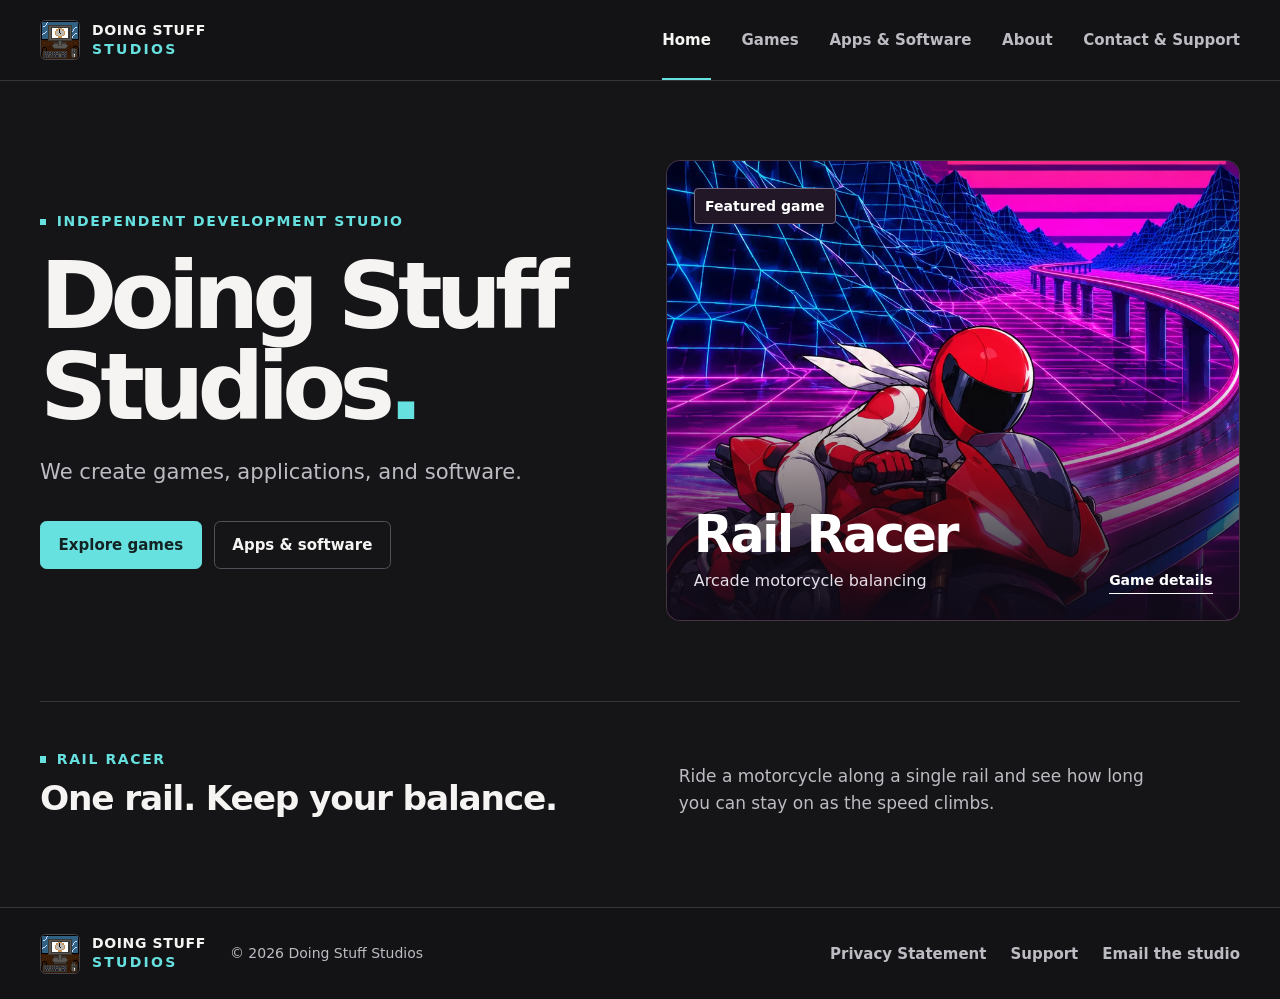
<file: index.html>
<!doctype html>
<html lang="en">
<head>
  <meta charset="utf-8">
  <meta name="viewport" content="width=device-width, initial-scale=1">
  <meta name="description" content="Doing Stuff Studios is an independent development studio creating games, applications, and software.">
  <meta name="theme-color" content="#151517">
  <title>Doing Stuff Studios</title>
  <link rel="icon" href="/assets/brand/dss-logo.png" type="image/png">
  <link rel="stylesheet" href="/assets/css/site.css">
  <script src="/assets/js/site.js" defer></script>
</head>
<body>
  <a class="skip-link" href="#main">Skip to content</a>
  <header class="site-header">
    <div class="container header-inner">
      <a class="brand" href="/" aria-label="Doing Stuff Studios home">
        <img src="/assets/brand/dss-logo.png" width="40" height="40" alt="">
        <span class="wordmark">Doing Stuff<span>Studios</span></span>
      </a>
      <button class="menu-toggle" type="button" aria-expanded="false" aria-controls="site-nav" hidden>Menu</button>
      <nav id="site-nav" class="site-nav" aria-label="Main navigation">
        <a href="/" aria-current="page">Home</a>
        <a href="/games/">Games</a>
        <a href="/apps-software/">Apps &amp; Software</a>
        <a href="/about/">About</a>
        <a href="/contact/">Contact &amp; Support</a>
      </nav>
    </div>
  </header>
  <main id="main" tabindex="-1">
    <section class="container home-hero" aria-labelledby="studio-title">
      <div class="hero-copy">
        <p class="eyebrow">Independent development studio</p>
        <h1 id="studio-title">Doing Stuff<br>Studios<span class="hero-period" aria-hidden="true">.</span></h1>
        <p class="hero-intro">We create games, applications, and software.</p>
        <div class="actions">
          <a class="button button-primary" href="/games/">Explore games</a>
          <a class="button" href="/apps-software/">Apps &amp; software</a>
        </div>
      </div>
      <article class="feature-card">
        <img class="feature-art" src="/assets/games/rail-racer/key-art.webp"
          srcset="/assets/games/rail-racer/key-art-small.webp 564w, /assets/games/rail-racer/key-art.webp 940w"
          sizes="(max-width: 560px) calc(100vw - 36px), (max-width: 740px) calc(100vw - 48px), (max-width: 1312px) 46vw, 570px"
          width="940" height="1672" fetchpriority="high"
          alt="A red motorcycle races along a neon rail beneath a sunset.">
        <div class="feature-overlay">
          <p class="feature-label">Featured game</p>
          <div class="feature-caption">
            <div>
              <h2><a class="feature-link" href="/games/rail-racer/" aria-label="Rail Racer game details">Rail Racer</a></h2>
              <p>Arcade motorcycle balancing</p>
            </div>
            <span class="feature-cta" aria-hidden="true">Game details</span>
          </div>
        </div>
      </article>
    </section>
    <section class="container home-bottom" aria-labelledby="rail-pitch">
      <div>
        <p class="eyebrow">Rail Racer</p>
        <h2 id="rail-pitch">One rail. Keep your balance.</h2>
      </div>
      <p>Ride a motorcycle along a single rail and see how long you can stay on as the speed climbs.</p>
    </section>
  </main>
  <footer class="site-footer">
    <div class="container footer-inner">
      <div class="footer-brand">
        <a class="brand" href="/" aria-label="Doing Stuff Studios home">
          <img src="/assets/brand/dss-logo.png" width="40" height="40" alt="">
          <span class="wordmark">Doing Stuff<span>Studios</span></span>
        </a>
        <small>&copy; <span data-year>2026</span> Doing Stuff Studios</small>
      </div>
      <nav class="footer-nav" aria-label="Footer">
        <a href="/privacy/">Privacy Statement</a>
        <a href="/contact/">Support</a>
        <a href="mailto:doingstuffstudios@proton.me">Email the studio</a>
      </nav>
    </div>
  </footer>
</body>
</html>
</file>
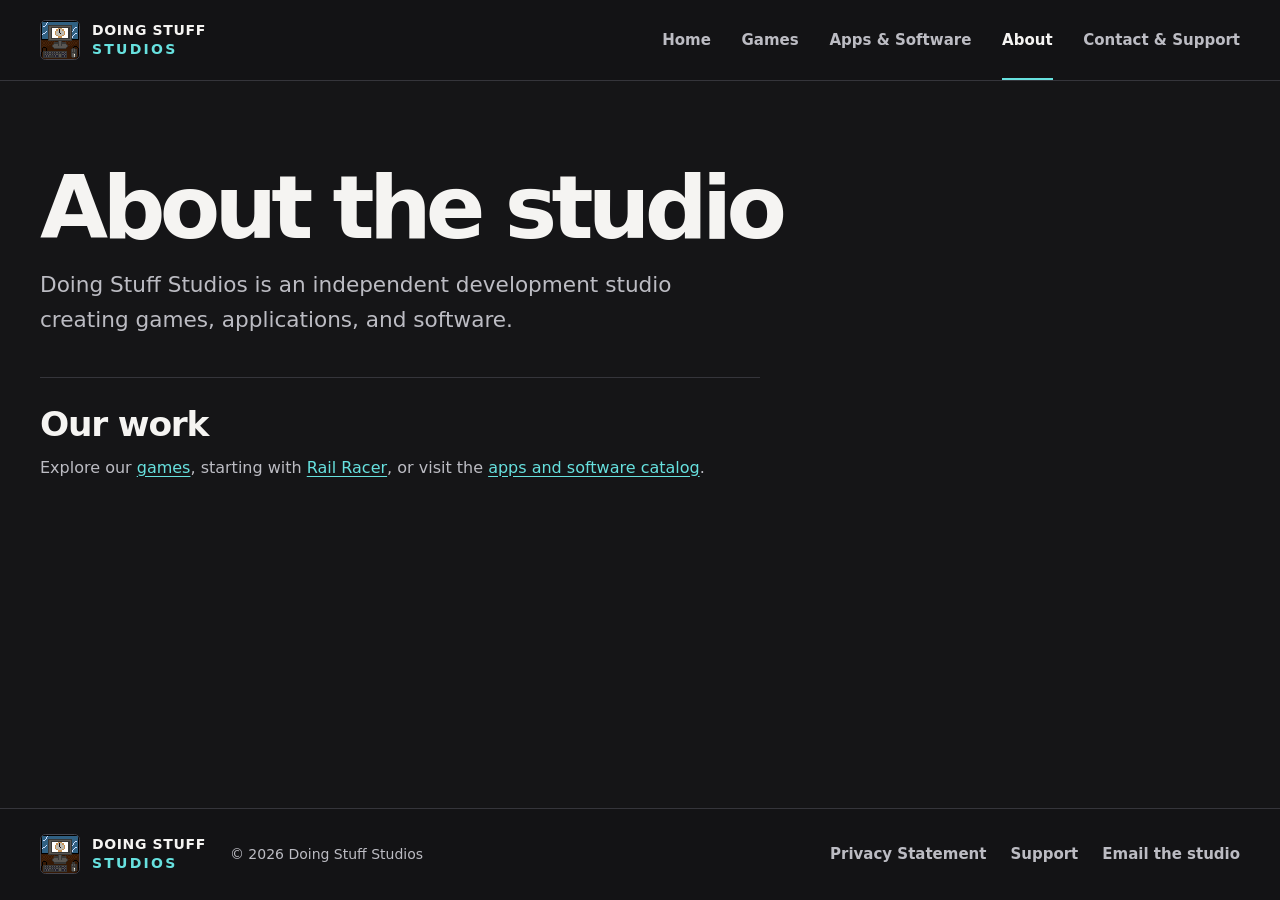
<file: about/index.html>
<!doctype html>
<html lang="en">
<head>
  <meta charset="utf-8">
  <meta name="viewport" content="width=device-width, initial-scale=1">
  <meta name="description" content="Doing Stuff Studios is an independent development studio creating games, applications, and software.">
  <meta name="theme-color" content="#151517">
  <title>About | Doing Stuff Studios</title>
  <link rel="icon" href="/assets/brand/dss-logo.png" type="image/png">
  <link rel="stylesheet" href="/assets/css/site.css">
  <script src="/assets/js/site.js" defer></script>
</head>
<body>
  <a class="skip-link" href="#main">Skip to content</a>
  <header class="site-header">
    <div class="container header-inner">
      <a class="brand" href="/" aria-label="Doing Stuff Studios home">
        <img src="/assets/brand/dss-logo.png" width="40" height="40" alt="">
        <span class="wordmark">Doing Stuff<span>Studios</span></span>
      </a>
      <button class="menu-toggle" type="button" aria-expanded="false" aria-controls="site-nav" hidden>Menu</button>
      <nav id="site-nav" class="site-nav" aria-label="Main navigation">
        <a href="/">Home</a>
        <a href="/games/">Games</a>
        <a href="/apps-software/">Apps &amp; Software</a>
        <a href="/about/" aria-current="page">About</a>
        <a href="/contact/">Contact &amp; Support</a>
      </nav>
    </div>
  </header>
  <main id="main" tabindex="-1" class="container interior">
    <header class="page-heading">
      <h1>About the studio</h1>
      <p class="lede">Doing Stuff Studios is an independent development studio creating games, applications, and software.</p>
    </header>
    <section class="content-section prose" aria-labelledby="work-title">
      <h2 id="work-title">Our work</h2>
      <p>Explore our <a href="/games/">games</a>, starting with <a href="/games/rail-racer/">Rail Racer</a>, or visit the <a href="/apps-software/">apps and software catalog</a>.</p>
    </section>
  </main>
  <footer class="site-footer">
    <div class="container footer-inner">
      <div class="footer-brand">
        <a class="brand" href="/" aria-label="Doing Stuff Studios home">
          <img src="/assets/brand/dss-logo.png" width="40" height="40" alt="">
          <span class="wordmark">Doing Stuff<span>Studios</span></span>
        </a>
        <small>&copy; <span data-year>2026</span> Doing Stuff Studios</small>
      </div>
      <nav class="footer-nav" aria-label="Footer">
        <a href="/privacy/">Privacy Statement</a>
        <a href="/contact/">Support</a>
        <a href="mailto:doingstuffstudios@proton.me">Email the studio</a>
      </nav>
    </div>
  </footer>
</body>
</html>
</file>
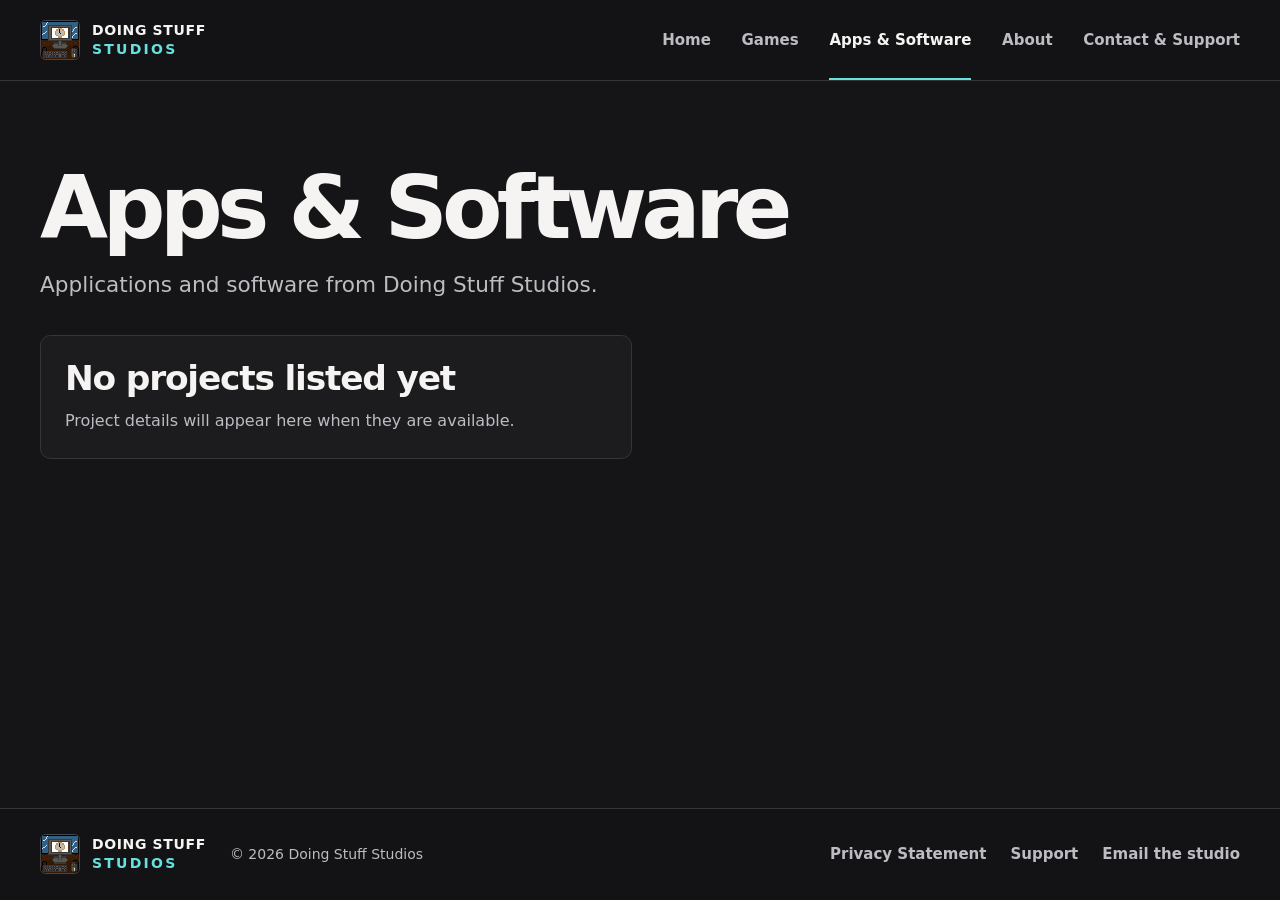
<file: apps-software/index.html>
<!doctype html>
<html lang="en">
<head>
  <meta charset="utf-8">
  <meta name="viewport" content="width=device-width, initial-scale=1">
  <meta name="description" content="Browse application and software projects from Doing Stuff Studios as they are listed.">
  <meta name="theme-color" content="#151517">
  <title>Apps &amp; Software | Doing Stuff Studios</title>
  <link rel="icon" href="/assets/brand/dss-logo.png" type="image/png">
  <link rel="stylesheet" href="/assets/css/site.css">
  <script src="/assets/js/site.js" defer></script>
</head>
<body>
  <a class="skip-link" href="#main">Skip to content</a>
  <header class="site-header">
    <div class="container header-inner">
      <a class="brand" href="/" aria-label="Doing Stuff Studios home">
        <img src="/assets/brand/dss-logo.png" width="40" height="40" alt="">
        <span class="wordmark">Doing Stuff<span>Studios</span></span>
      </a>
      <button class="menu-toggle" type="button" aria-expanded="false" aria-controls="site-nav" hidden>Menu</button>
      <nav id="site-nav" class="site-nav" aria-label="Main navigation">
        <a href="/">Home</a>
        <a href="/games/">Games</a>
        <a href="/apps-software/" aria-current="page">Apps &amp; Software</a>
        <a href="/about/">About</a>
        <a href="/contact/">Contact &amp; Support</a>
      </nav>
    </div>
  </header>
  <main id="main" tabindex="-1" class="container interior">
    <header class="page-heading">
      <h1>Apps &amp; Software</h1>
      <p class="lede">Applications and software from Doing Stuff Studios.</p>
    </header>
    <section class="project-grid" aria-label="Applications and software catalog">
      <div class="project-card project-card-text">
        <div class="project-copy">
          <h2>No projects listed yet</h2>
          <p>Project details will appear here when they are available.</p>
        </div>
      </div>
    </section>
  </main>
  <footer class="site-footer">
    <div class="container footer-inner">
      <div class="footer-brand">
        <a class="brand" href="/" aria-label="Doing Stuff Studios home">
          <img src="/assets/brand/dss-logo.png" width="40" height="40" alt="">
          <span class="wordmark">Doing Stuff<span>Studios</span></span>
        </a>
        <small>&copy; <span data-year>2026</span> Doing Stuff Studios</small>
      </div>
      <nav class="footer-nav" aria-label="Footer">
        <a href="/privacy/">Privacy Statement</a>
        <a href="/contact/">Support</a>
        <a href="mailto:doingstuffstudios@proton.me">Email the studio</a>
      </nav>
    </div>
  </footer>
</body>
</html>
</file>
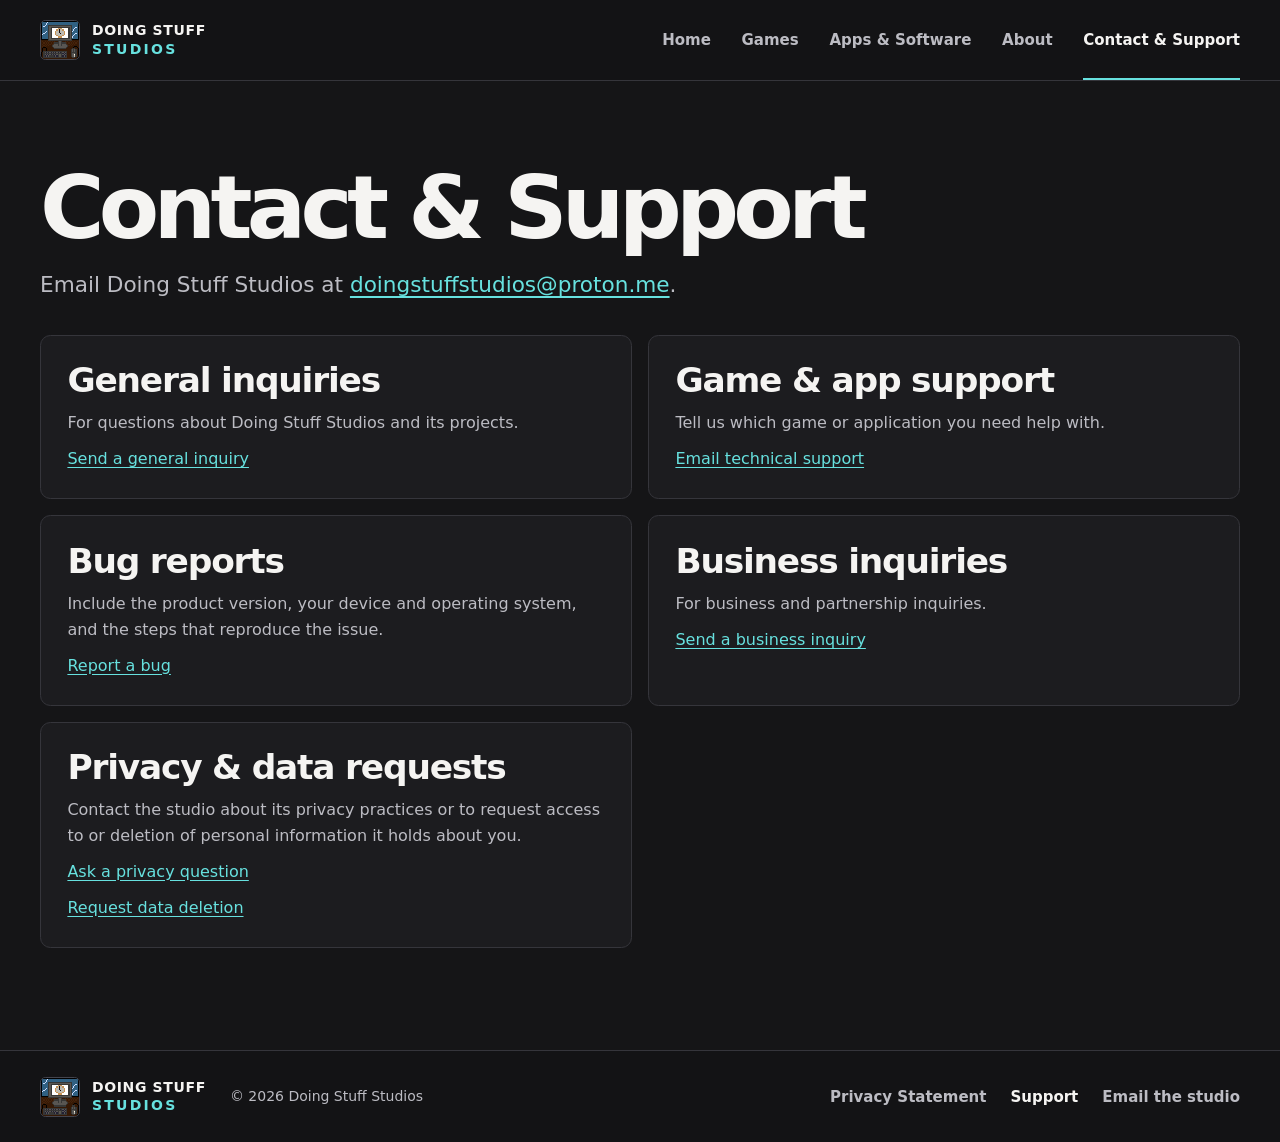
<file: contact/index.html>
<!doctype html>
<html lang="en">
<head>
  <meta charset="utf-8">
  <meta name="viewport" content="width=device-width, initial-scale=1">
  <meta name="description" content="Email Doing Stuff Studios for general inquiries, product support, bug reports, business, and privacy requests.">
  <meta name="theme-color" content="#151517">
  <title>Contact &amp; Support | Doing Stuff Studios</title>
  <link rel="icon" href="/assets/brand/dss-logo.png" type="image/png">
  <link rel="stylesheet" href="/assets/css/site.css">
  <script src="/assets/js/site.js" defer></script>
</head>
<body>
  <a class="skip-link" href="#main">Skip to content</a>
  <header class="site-header">
    <div class="container header-inner">
      <a class="brand" href="/" aria-label="Doing Stuff Studios home">
        <img src="/assets/brand/dss-logo.png" width="40" height="40" alt="">
        <span class="wordmark">Doing Stuff<span>Studios</span></span>
      </a>
      <button class="menu-toggle" type="button" aria-expanded="false" aria-controls="site-nav" hidden>Menu</button>
      <nav id="site-nav" class="site-nav" aria-label="Main navigation">
        <a href="/">Home</a>
        <a href="/games/">Games</a>
        <a href="/apps-software/">Apps &amp; Software</a>
        <a href="/about/">About</a>
        <a href="/contact/" aria-current="page">Contact &amp; Support</a>
      </nav>
    </div>
  </header>
  <main id="main" tabindex="-1" class="container interior">
    <header class="page-heading">
      <h1>Contact &amp; Support</h1>
      <p class="lede">Email Doing Stuff Studios at <a href="mailto:doingstuffstudios@proton.me">doingstuffstudios@proton.me</a>.</p>
    </header>
    <div class="contact-grid">
      <section class="status-card">
        <h2>General inquiries</h2>
        <p>For questions about Doing Stuff Studios and its projects.</p>
        <p><a href="mailto:doingstuffstudios@proton.me?subject=General%20inquiry">Send a general inquiry</a></p>
      </section>
      <section class="status-card" id="game-support">
        <h2>Game &amp; app support</h2>
        <p>Tell us which game or application you need help with.</p>
        <p><a href="mailto:doingstuffstudios@proton.me?subject=Technical%20support">Email technical support</a></p>
      </section>
      <section class="status-card">
        <h2>Bug reports</h2>
        <p>Include the product version, your device and operating system, and the steps that reproduce the issue.</p>
        <p><a href="mailto:doingstuffstudios@proton.me?subject=Bug%20report">Report a bug</a></p>
      </section>
      <section class="status-card">
        <h2>Business inquiries</h2>
        <p>For business and partnership inquiries.</p>
        <p><a href="mailto:doingstuffstudios@proton.me?subject=Business%20inquiry">Send a business inquiry</a></p>
      </section>
      <section class="status-card" id="privacy-requests">
        <h2>Privacy &amp; data requests</h2>
        <p>Contact the studio about its privacy practices or to request access to or deletion of personal information it holds about you.</p>
        <p><a href="mailto:doingstuffstudios@proton.me?subject=Privacy%20inquiry">Ask a privacy question</a></p>
        <p><a href="mailto:doingstuffstudios@proton.me?subject=Data%20deletion%20request">Request data deletion</a></p>
      </section>
    </div>
  </main>
  <footer class="site-footer">
    <div class="container footer-inner">
      <div class="footer-brand">
        <a class="brand" href="/" aria-label="Doing Stuff Studios home">
          <img src="/assets/brand/dss-logo.png" width="40" height="40" alt="">
          <span class="wordmark">Doing Stuff<span>Studios</span></span>
        </a>
        <small>&copy; <span data-year>2026</span> Doing Stuff Studios</small>
      </div>
      <nav class="footer-nav" aria-label="Footer">
        <a href="/privacy/">Privacy Statement</a>
        <a href="/contact/" aria-current="page">Support</a>
        <a href="mailto:doingstuffstudios@proton.me">Email the studio</a>
      </nav>
    </div>
  </footer>
</body>
</html>
</file>
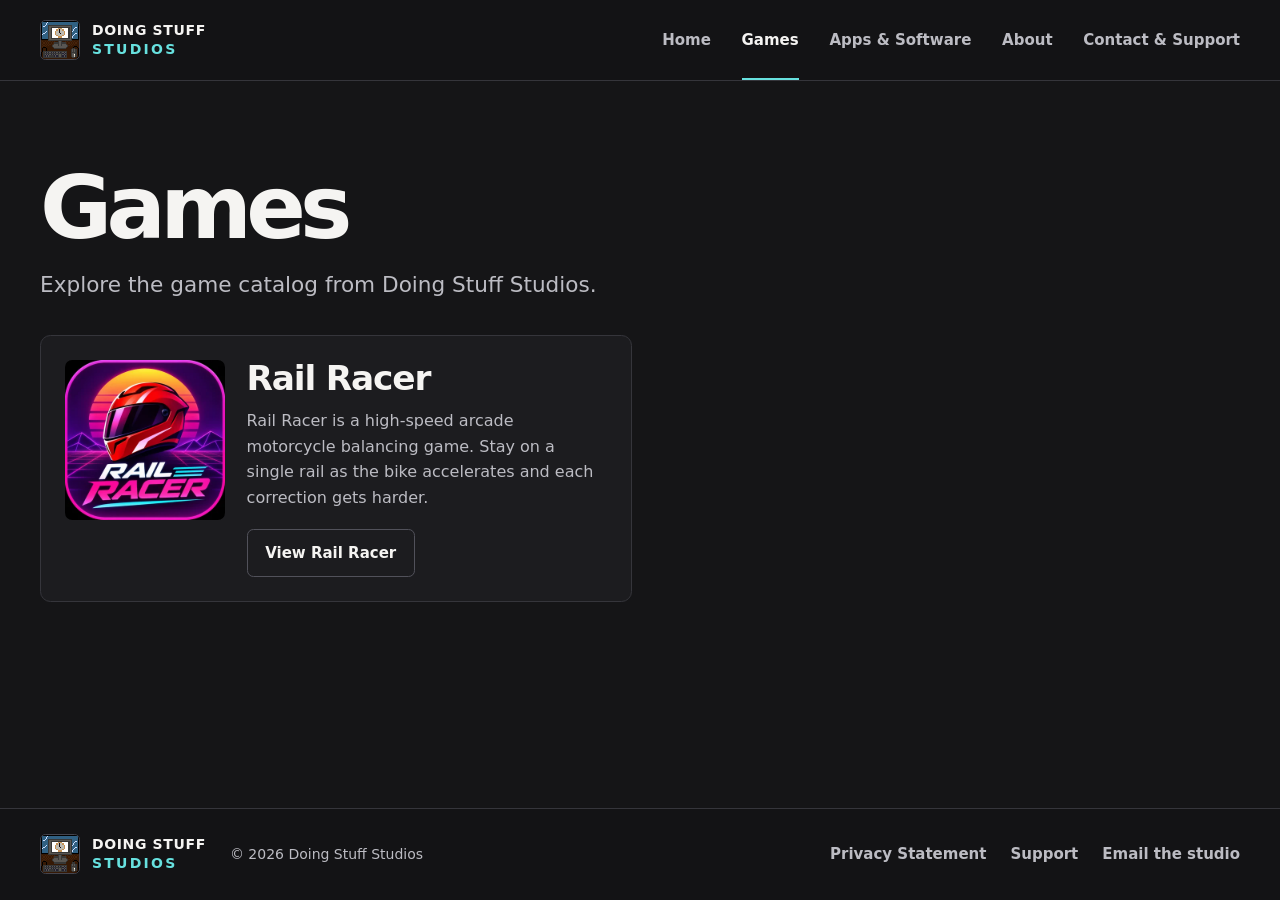
<file: games/index.html>
<!doctype html>
<html lang="en">
<head>
  <meta charset="utf-8">
  <meta name="viewport" content="width=device-width, initial-scale=1">
  <meta name="description" content="Explore games by Doing Stuff Studios, including the arcade motorcycle balancing game Rail Racer.">
  <meta name="theme-color" content="#151517">
  <title>Games | Doing Stuff Studios</title>
  <link rel="icon" href="/assets/brand/dss-logo.png" type="image/png">
  <link rel="stylesheet" href="/assets/css/site.css">
  <script src="/assets/js/site.js" defer></script>
</head>
<body>
  <a class="skip-link" href="#main">Skip to content</a>
  <header class="site-header">
    <div class="container header-inner">
      <a class="brand" href="/" aria-label="Doing Stuff Studios home">
        <img src="/assets/brand/dss-logo.png" width="40" height="40" alt="">
        <span class="wordmark">Doing Stuff<span>Studios</span></span>
      </a>
      <button class="menu-toggle" type="button" aria-expanded="false" aria-controls="site-nav" hidden>Menu</button>
      <nav id="site-nav" class="site-nav" aria-label="Main navigation">
        <a href="/">Home</a>
        <a href="/games/" aria-current="page">Games</a>
        <a href="/apps-software/">Apps &amp; Software</a>
        <a href="/about/">About</a>
        <a href="/contact/">Contact &amp; Support</a>
      </nav>
    </div>
  </header>
  <main id="main" tabindex="-1" class="container interior">
    <header class="page-heading">
      <h1>Games</h1>
      <p class="lede">Explore the game catalog from Doing Stuff Studios.</p>
    </header>
    <section class="project-grid" aria-label="Game catalog">
      <article class="project-card">
        <img class="project-image" src="/assets/games/rail-racer/app-icon.webp" width="400" height="400"
          alt="Rail Racer logo beneath a red motorcycle helmet.">
        <div class="project-copy">
          <h2>Rail Racer</h2>
          <p>Rail Racer is a high-speed arcade motorcycle balancing game. Stay on a single rail as the bike accelerates and each correction gets harder.</p>
          <a class="button" href="/games/rail-racer/">View Rail Racer</a>
        </div>
      </article>
    </section>
  </main>
  <footer class="site-footer">
    <div class="container footer-inner">
      <div class="footer-brand">
        <a class="brand" href="/" aria-label="Doing Stuff Studios home">
          <img src="/assets/brand/dss-logo.png" width="40" height="40" alt="">
          <span class="wordmark">Doing Stuff<span>Studios</span></span>
        </a>
        <small>&copy; <span data-year>2026</span> Doing Stuff Studios</small>
      </div>
      <nav class="footer-nav" aria-label="Footer">
        <a href="/privacy/">Privacy Statement</a>
        <a href="/contact/">Support</a>
        <a href="mailto:doingstuffstudios@proton.me">Email the studio</a>
      </nav>
    </div>
  </footer>
</body>
</html>
</file>
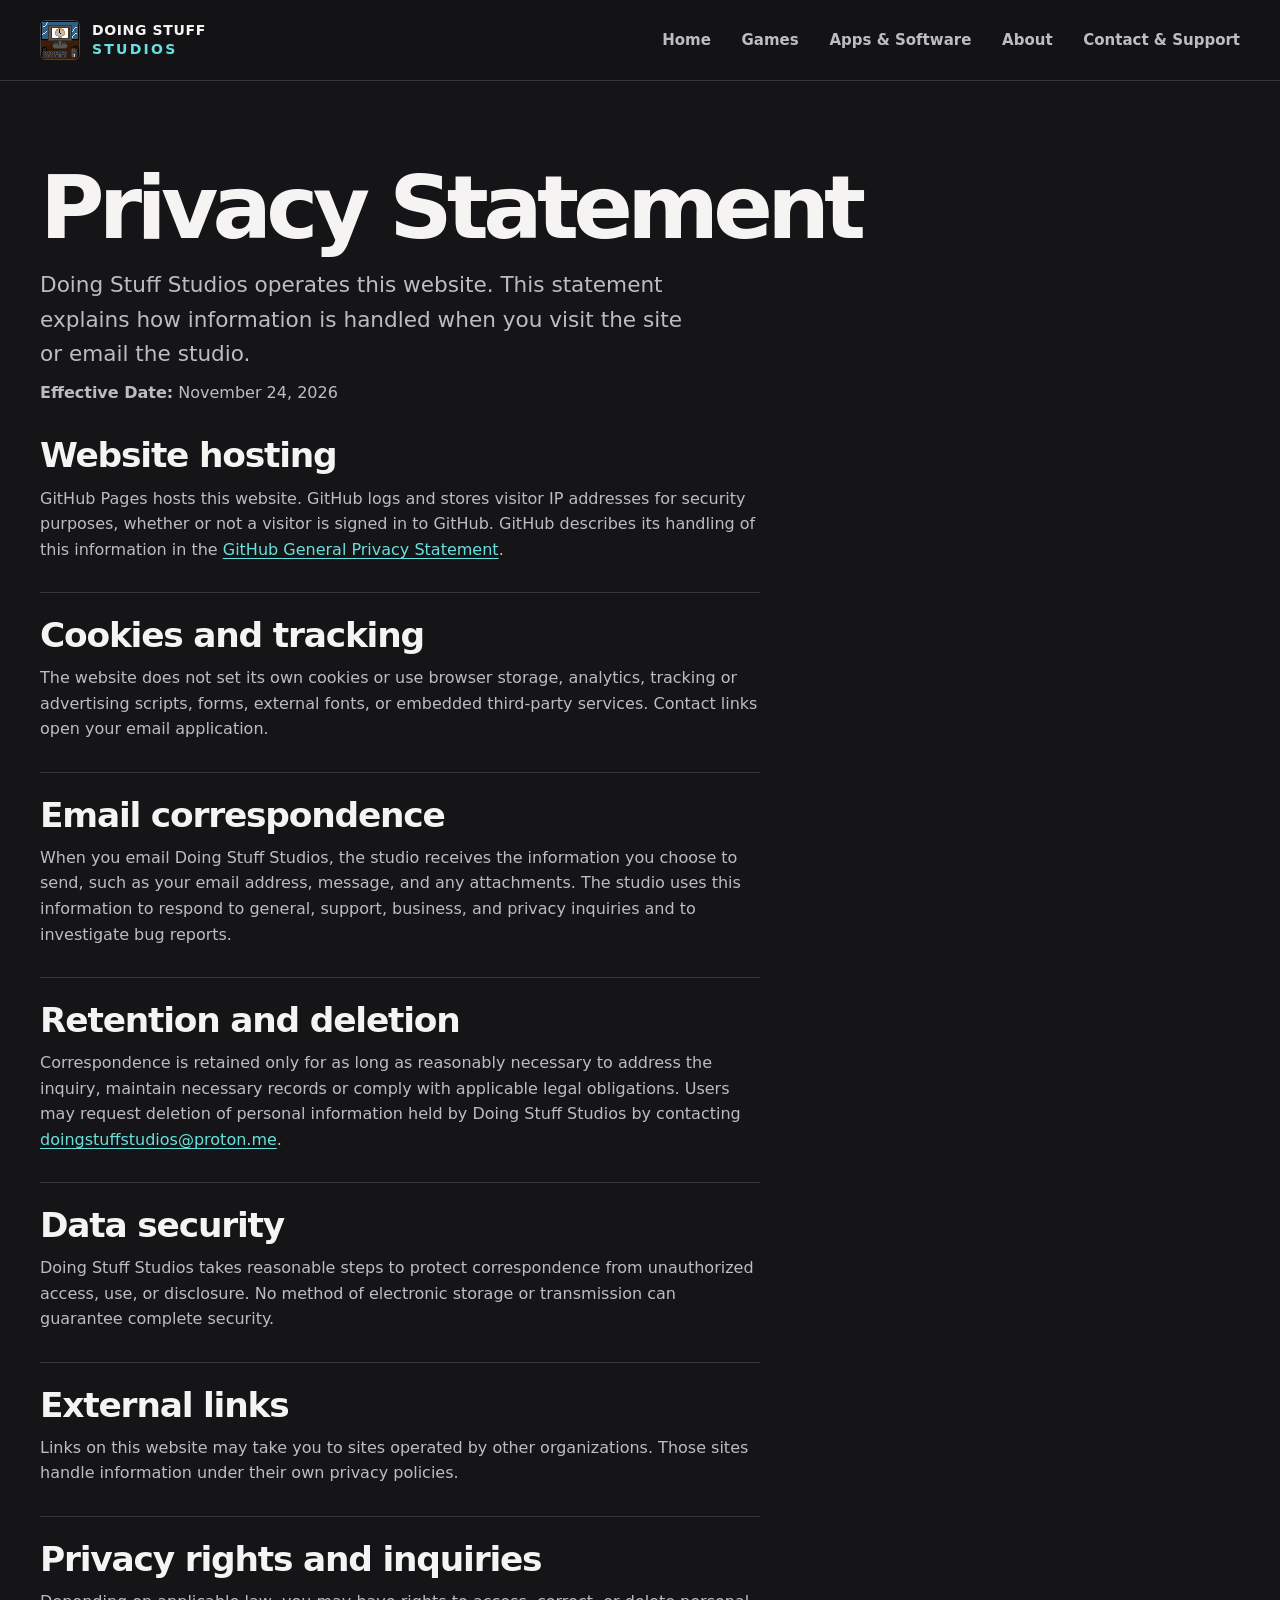
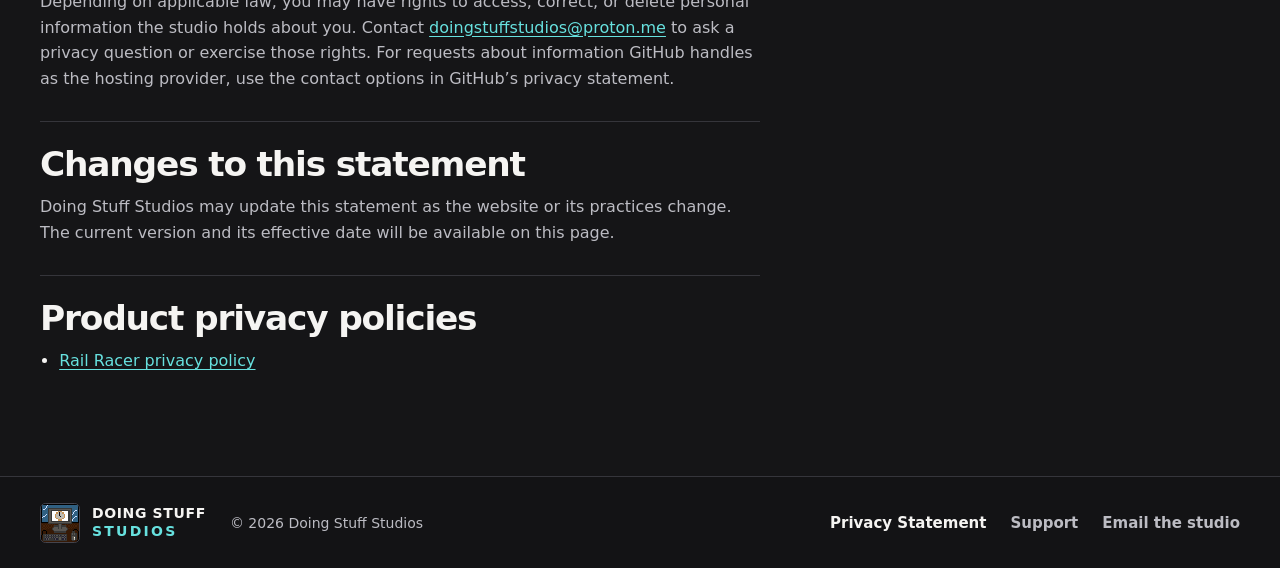
<file: privacy/index.html>
<!doctype html>
<html lang="en">
<head>
  <meta charset="utf-8">
  <meta name="viewport" content="width=device-width, initial-scale=1">
  <meta name="description" content="How the Doing Stuff Studios website is hosted, how the studio uses email correspondence, and how to submit privacy requests.">
  <link rel="canonical" href="https://doingstuffstudios.github.io/privacy/">
  <meta name="theme-color" content="#151517">
  <title>Privacy Statement | Doing Stuff Studios</title>
  <link rel="icon" href="/assets/brand/dss-logo.png" type="image/png">
  <link rel="stylesheet" href="/assets/css/site.css">
  <script src="/assets/js/site.js" defer></script>
</head>
<body>
  <a class="skip-link" href="#main">Skip to content</a>
  <header class="site-header">
    <div class="container header-inner">
      <a class="brand" href="/" aria-label="Doing Stuff Studios home">
        <img src="/assets/brand/dss-logo.png" width="40" height="40" alt="">
        <span class="wordmark">Doing Stuff<span>Studios</span></span>
      </a>
      <button class="menu-toggle" type="button" aria-expanded="false" aria-controls="site-nav" hidden>Menu</button>
      <nav id="site-nav" class="site-nav" aria-label="Main navigation">
        <a href="/">Home</a>
        <a href="/games/">Games</a>
        <a href="/apps-software/">Apps &amp; Software</a>
        <a href="/about/">About</a>
        <a href="/contact/">Contact &amp; Support</a>
      </nav>
    </div>
  </header>
  <main id="main" tabindex="-1" class="container interior">
    <header class="page-heading">
      <h1>Privacy Statement</h1>
      <p class="lede">Doing Stuff Studios operates this website. This statement explains how information is handled when you visit the site or email the studio.</p>
      <p class="policy-date"><strong>Effective Date:</strong> <time datetime="2026-11-24">November 24, 2026</time></p>
    </header>
    <div class="prose policy">
      <section>
        <h2>Website hosting</h2>
        <p>GitHub Pages hosts this website. GitHub logs and stores visitor IP addresses for security purposes, whether or not a visitor is signed in to GitHub. GitHub describes its handling of this information in the <a href="https://docs.github.com/en/site-policy/privacy-policies/github-general-privacy-statement">GitHub General Privacy Statement</a>.</p>
      </section>
      <section>
        <h2>Cookies and tracking</h2>
        <p>The website does not set its own cookies or use browser storage, analytics, tracking or advertising scripts, forms, external fonts, or embedded third-party services. Contact links open your email application.</p>
      </section>
      <section>
        <h2>Email correspondence</h2>
        <p>When you email Doing Stuff Studios, the studio receives the information you choose to send, such as your email address, message, and any attachments. The studio uses this information to respond to general, support, business, and privacy inquiries and to investigate bug reports.</p>
      </section>
      <section>
        <h2>Retention and deletion</h2>
        <p>Correspondence is retained only for as long as reasonably necessary to address the inquiry, maintain necessary records or comply with applicable legal obligations. Users may request deletion of personal information held by Doing Stuff Studios by contacting <a href="mailto:doingstuffstudios@proton.me">doingstuffstudios@proton.me</a>.</p>
      </section>
      <section>
        <h2>Data security</h2>
        <p>Doing Stuff Studios takes reasonable steps to protect correspondence from unauthorized access, use, or disclosure. No method of electronic storage or transmission can guarantee complete security.</p>
      </section>
      <section>
        <h2>External links</h2>
        <p>Links on this website may take you to sites operated by other organizations. Those sites handle information under their own privacy policies.</p>
      </section>
      <section>
        <h2>Privacy rights and inquiries</h2>
        <p>Depending on applicable law, you may have rights to access, correct, or delete personal information the studio holds about you. Contact <a href="mailto:doingstuffstudios@proton.me">doingstuffstudios@proton.me</a> to ask a privacy question or exercise those rights. For requests about information GitHub handles as the hosting provider, use the contact options in GitHub’s privacy statement.</p>
      </section>
      <section>
        <h2>Changes to this statement</h2>
        <p>Doing Stuff Studios may update this statement as the website or its practices change. The current version and its effective date will be available on this page.</p>
      </section>
      <section>
        <h2>Product privacy policies</h2>
        <ul class="text-links"><li><a href="/privacy/rail-racer/">Rail Racer privacy policy</a></li></ul>
      </section>
    </div>
  </main>
  <footer class="site-footer">
    <div class="container footer-inner">
      <div class="footer-brand">
        <a class="brand" href="/" aria-label="Doing Stuff Studios home">
          <img src="/assets/brand/dss-logo.png" width="40" height="40" alt="">
          <span class="wordmark">Doing Stuff<span>Studios</span></span>
        </a>
        <small>&copy; <span data-year>2026</span> Doing Stuff Studios</small>
      </div>
      <nav class="footer-nav" aria-label="Footer">
        <a href="/privacy/" aria-current="page">Privacy Statement</a>
        <a href="/contact/">Support</a>
        <a href="mailto:doingstuffstudios@proton.me">Email the studio</a>
      </nav>
    </div>
  </footer>
</body>
</html>
</file>
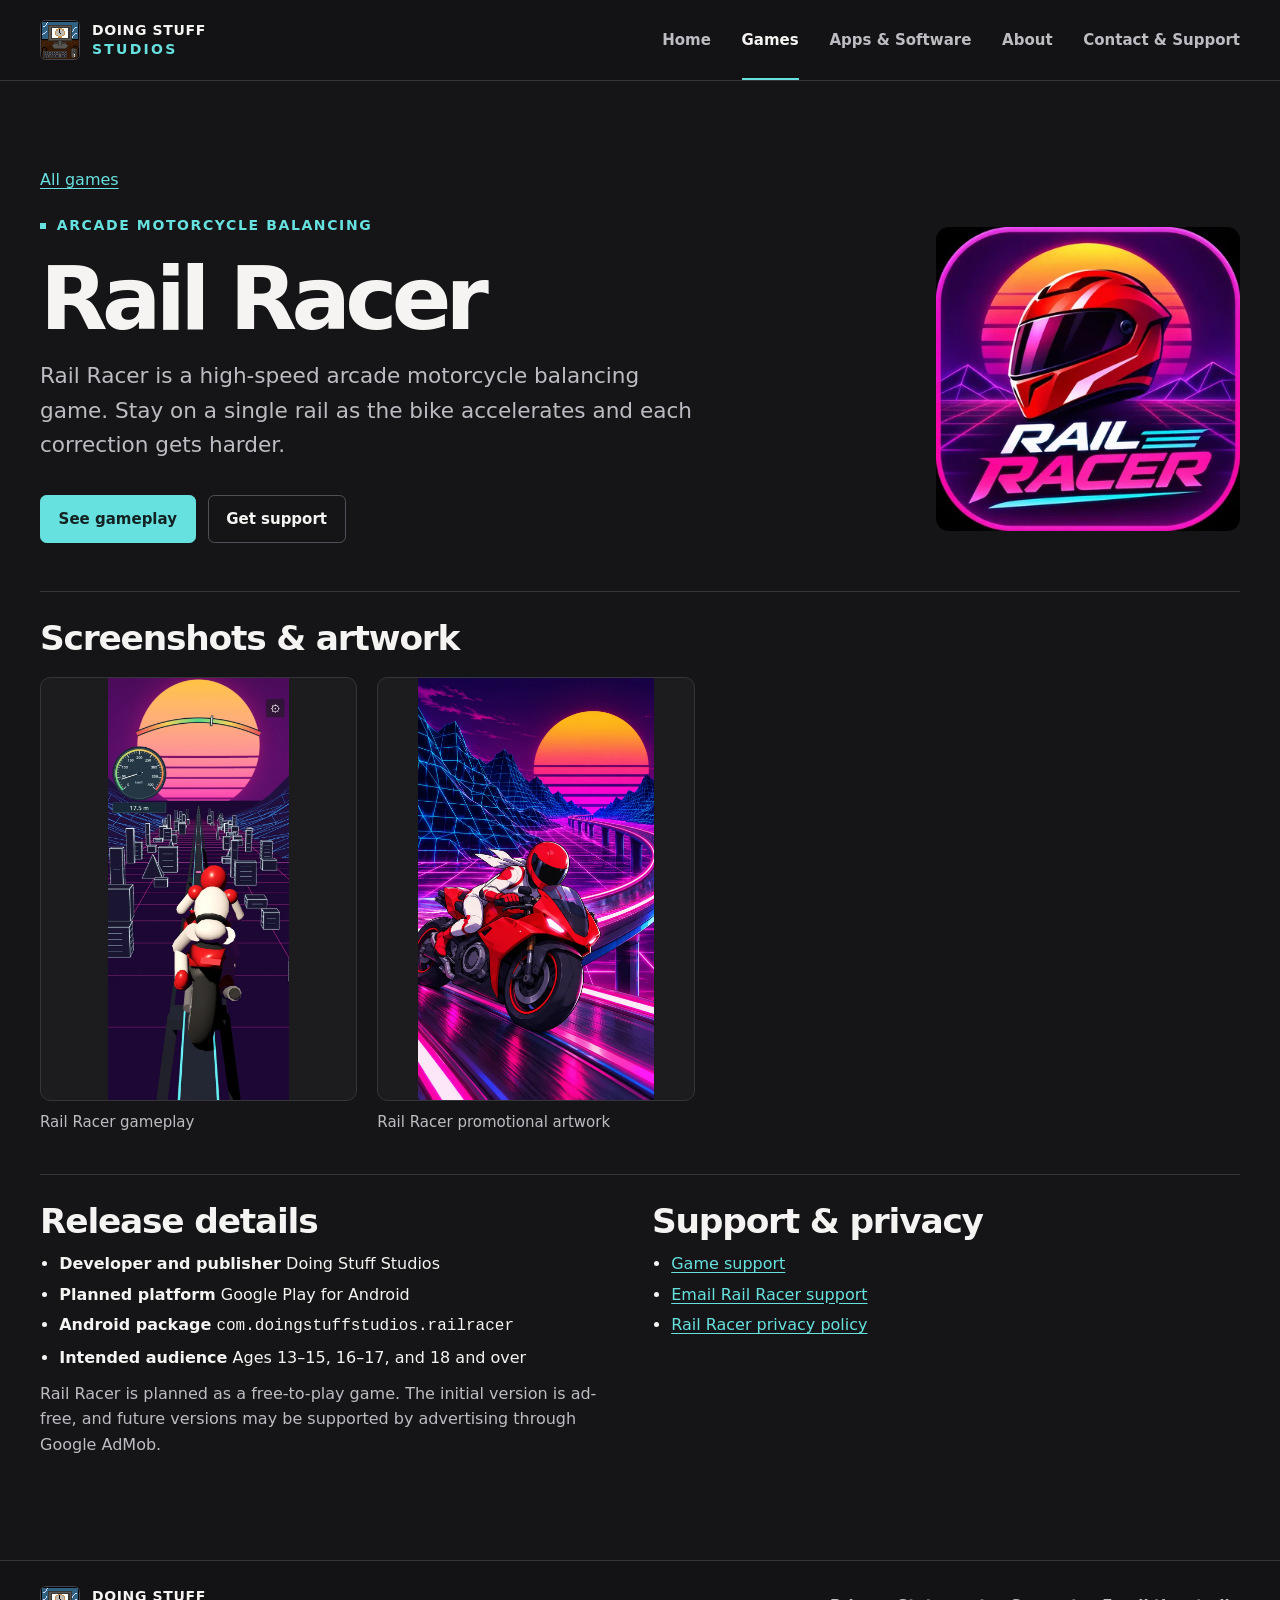
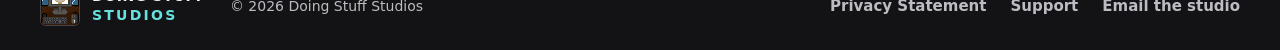
<file: games/rail-racer/index.html>
<!doctype html>
<html lang="en">
<head>
  <meta charset="utf-8">
  <meta name="viewport" content="width=device-width, initial-scale=1">
  <meta name="description" content="See gameplay from Rail Racer, a high-speed arcade game about balancing a motorcycle on a single rail.">
  <meta name="theme-color" content="#151517">
  <title>Rail Racer | Doing Stuff Studios</title>
  <link rel="icon" href="/assets/brand/dss-logo.png" type="image/png">
  <link rel="stylesheet" href="/assets/css/site.css">
  <script src="/assets/js/site.js" defer></script>
</head>
<body>
  <a class="skip-link" href="#main">Skip to content</a>
  <header class="site-header">
    <div class="container header-inner">
      <a class="brand" href="/" aria-label="Doing Stuff Studios home">
        <img src="/assets/brand/dss-logo.png" width="40" height="40" alt="">
        <span class="wordmark">Doing Stuff<span>Studios</span></span>
      </a>
      <button class="menu-toggle" type="button" aria-expanded="false" aria-controls="site-nav" hidden>Menu</button>
      <nav id="site-nav" class="site-nav" aria-label="Main navigation">
        <a href="/">Home</a>
        <a href="/games/" class="section-current">Games</a>
        <a href="/apps-software/">Apps &amp; Software</a>
        <a href="/about/">About</a>
        <a href="/contact/">Contact &amp; Support</a>
      </nav>
    </div>
  </header>
  <main id="main" tabindex="-1" class="container interior">
    <a class="back-link" href="/games/">All games</a>
    <header class="game-heading">
      <div class="page-heading">
        <p class="eyebrow">Arcade motorcycle balancing</p>
        <h1>Rail Racer</h1>
        <p class="lede">Rail Racer is a high-speed arcade motorcycle balancing game. Stay on a single rail as the bike accelerates and each correction gets harder.</p>
        <div class="actions">
          <a class="button button-primary" href="#media">See gameplay</a>
          <a class="button" href="/contact/#game-support">Get support</a>
        </div>
      </div>
      <img src="/assets/games/rail-racer/app-icon.webp" width="400" height="400"
        alt="Rail Racer logo beneath a red motorcycle helmet.">
    </header>
    <section class="content-section" id="media" aria-labelledby="media-title">
      <h2 id="media-title">Screenshots &amp; artwork</h2>
      <div class="media-grid">
        <figure>
          <a href="/assets/games/rail-racer/gameplay.webp">
            <img src="/assets/games/rail-racer/gameplay.webp" width="648" height="1512" loading="lazy"
              alt="View the full screenshot of a motorcycle balancing on a rail above a neon city, with a speedometer and balance meter.">
          </a>
          <figcaption>Rail Racer gameplay</figcaption>
        </figure>
        <figure>
          <a href="/assets/games/rail-racer/key-art.webp">
            <img src="/assets/games/rail-racer/key-art.webp" width="940" height="1672" loading="lazy"
              alt="View the full promotional artwork of a motorcycle racing along a neon rail at sunset.">
          </a>
          <figcaption>Rail Racer promotional artwork</figcaption>
        </figure>
      </div>
    </section>
    <section class="content-section game-resources" aria-labelledby="resources-title">
      <div>
        <h2 id="resources-title">Release details</h2>
        <ul class="text-links">
          <li><strong>Developer and publisher</strong> Doing Stuff Studios</li>
          <li><strong>Planned platform</strong> Google Play for Android</li>
          <li><strong>Android package</strong> <code>com.doingstuffstudios.railracer</code></li>
          <li><strong>Intended audience</strong> Ages 13–15, 16–17, and 18 and over</li>
        </ul>
        <p>Rail Racer is planned as a free-to-play game. The initial version is ad-free, and future versions may be supported by advertising through Google AdMob.</p>
      </div>
      <div>
        <h2>Support &amp; privacy</h2>
        <ul class="text-links">
          <li><a href="/contact/#game-support">Game support</a></li>
          <li><a href="mailto:doingstuffstudios@proton.me?subject=Rail%20Racer%20support">Email Rail Racer support</a></li>
          <li><a href="/privacy/rail-racer/">Rail Racer privacy policy</a></li>
        </ul>
      </div>
    </section>
  </main>
  <footer class="site-footer">
    <div class="container footer-inner">
      <div class="footer-brand">
        <a class="brand" href="/" aria-label="Doing Stuff Studios home">
          <img src="/assets/brand/dss-logo.png" width="40" height="40" alt="">
          <span class="wordmark">Doing Stuff<span>Studios</span></span>
        </a>
        <small>&copy; <span data-year>2026</span> Doing Stuff Studios</small>
      </div>
      <nav class="footer-nav" aria-label="Footer">
        <a href="/privacy/">Privacy Statement</a>
        <a href="/contact/">Support</a>
        <a href="mailto:doingstuffstudios@proton.me">Email the studio</a>
      </nav>
    </div>
  </footer>
</body>
</html>
</file>
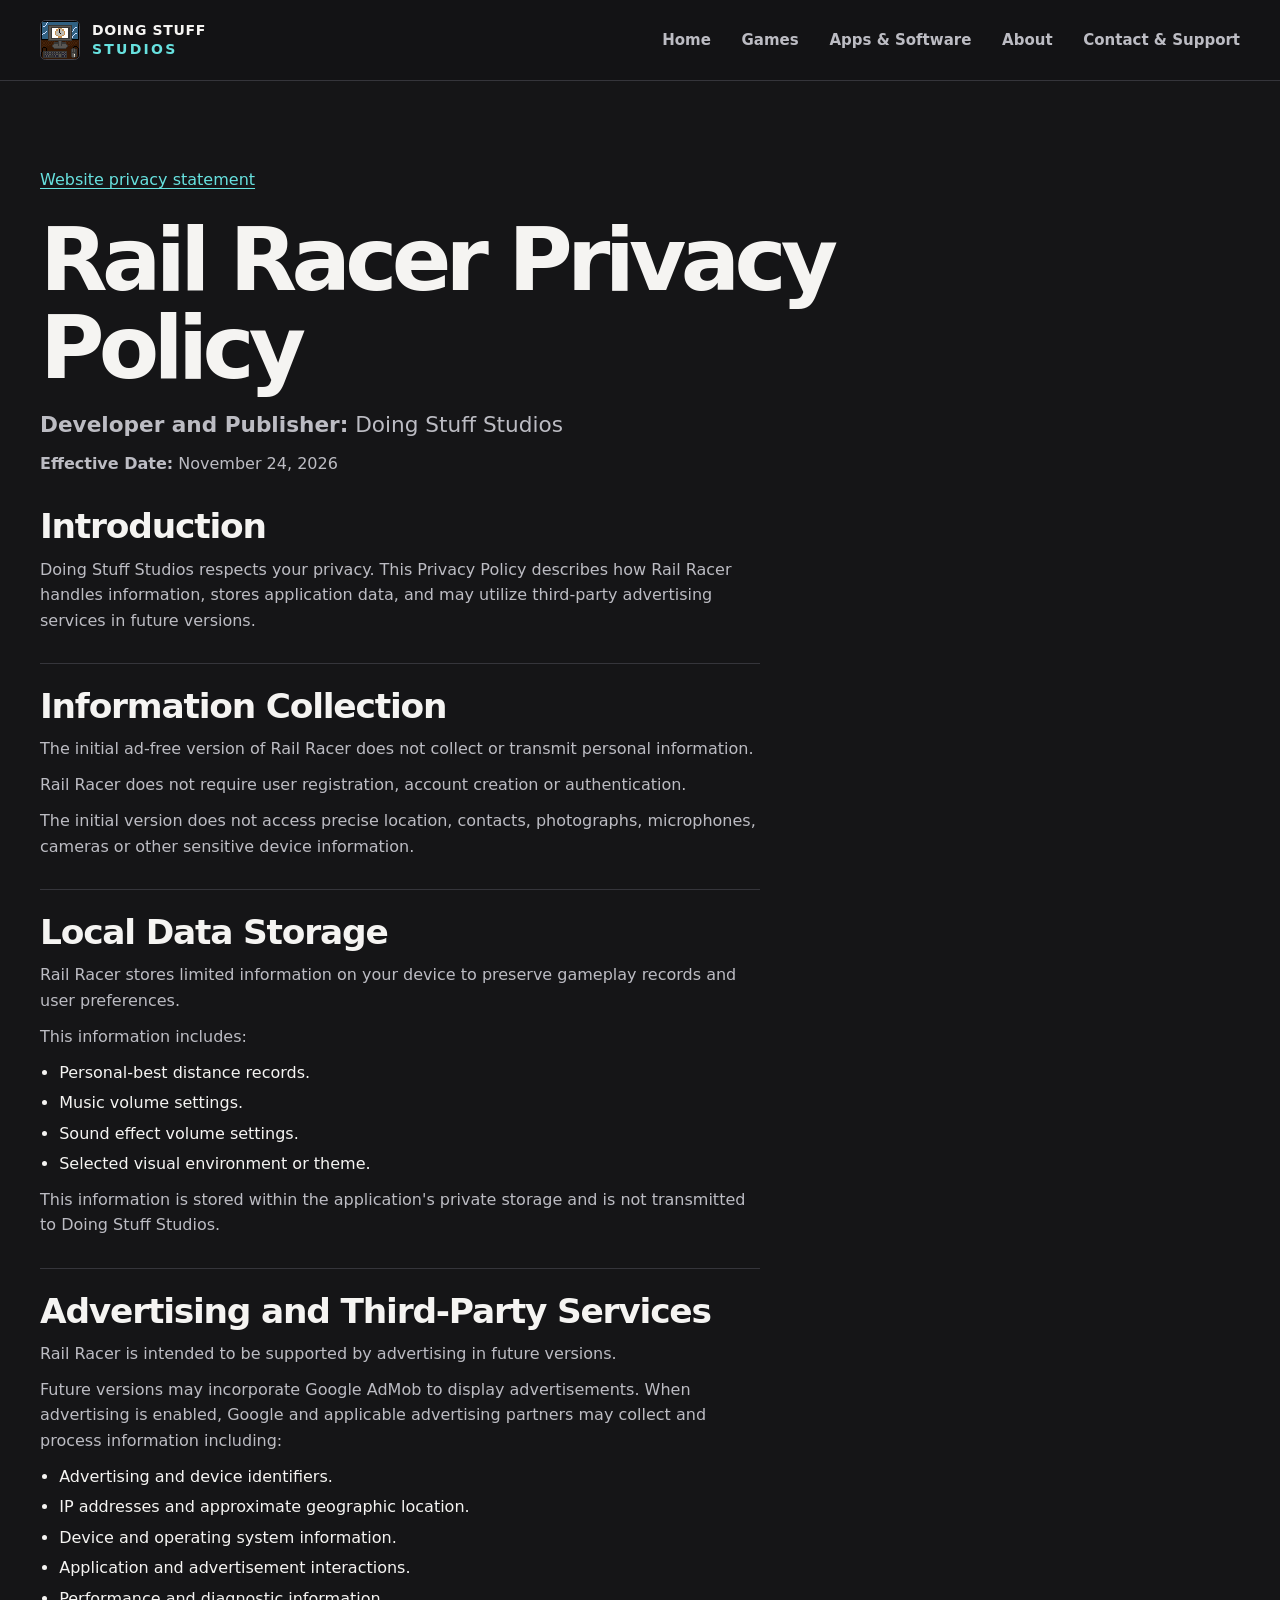
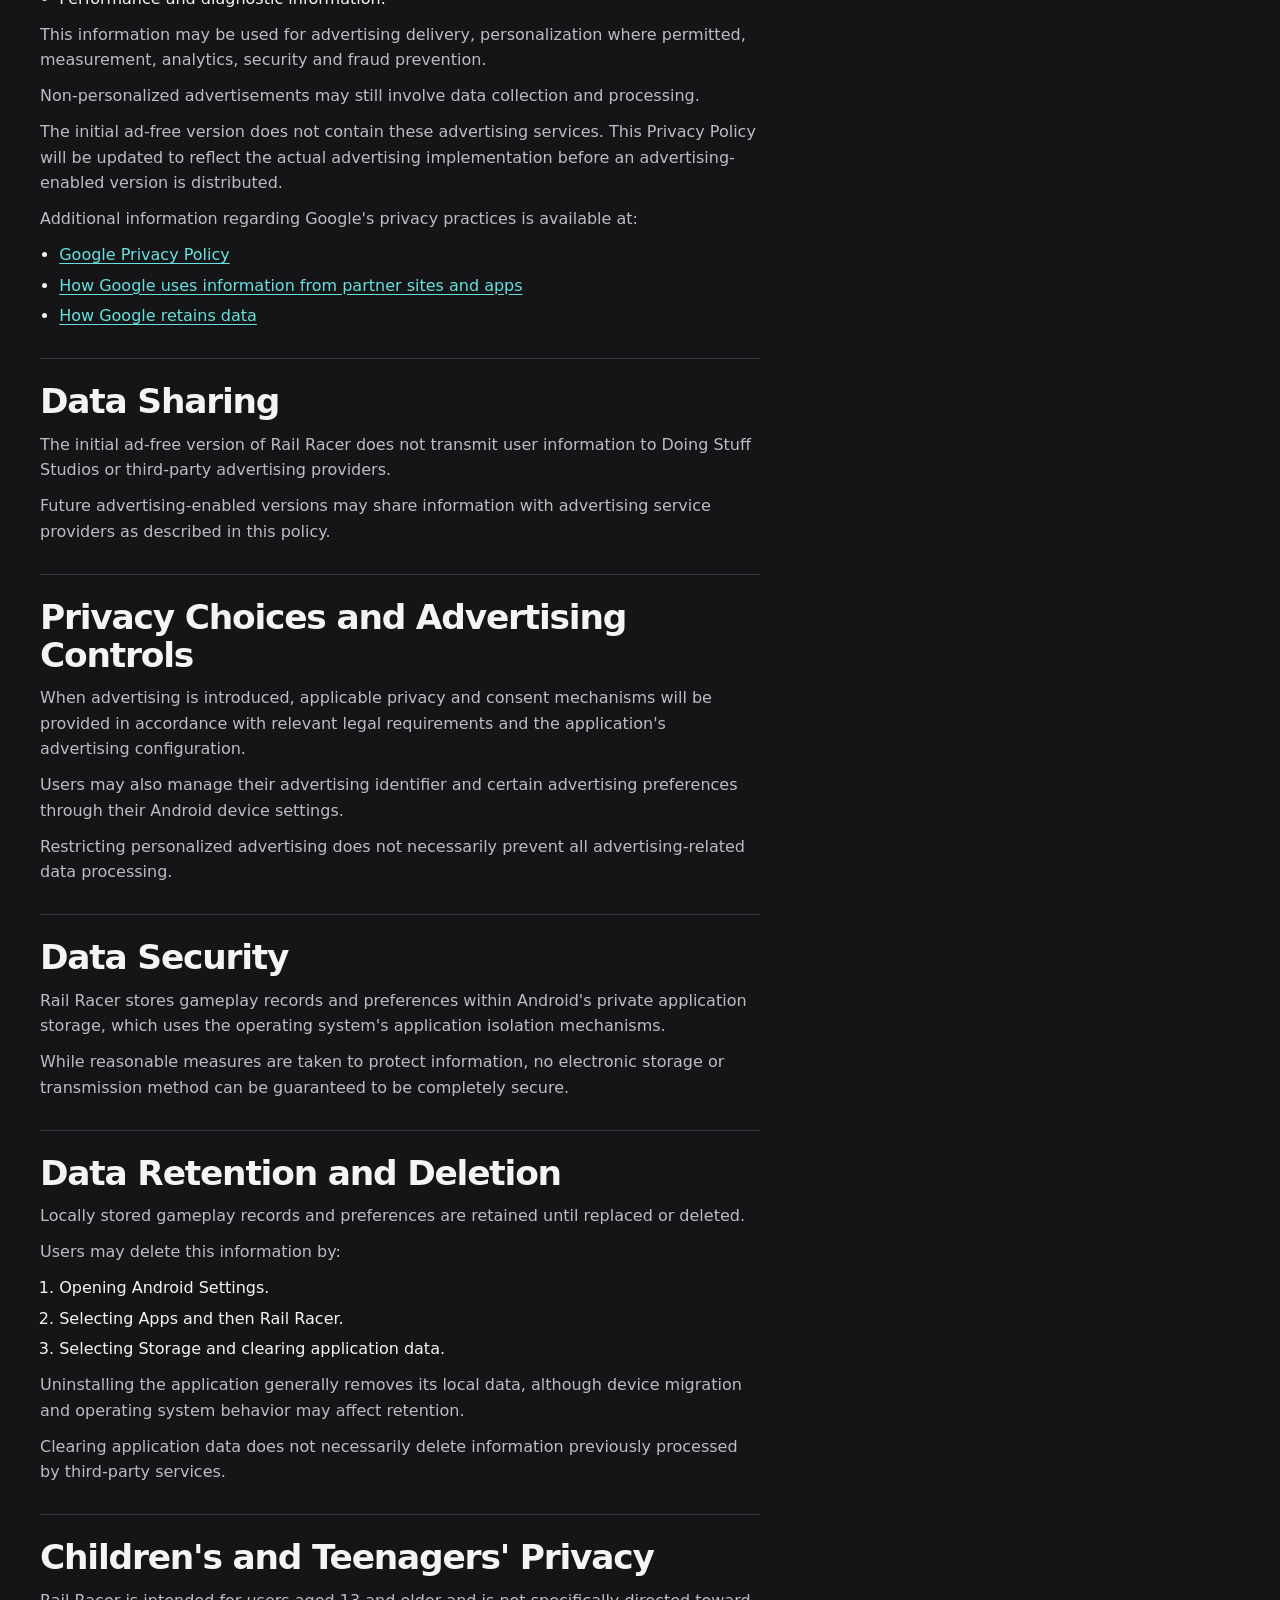
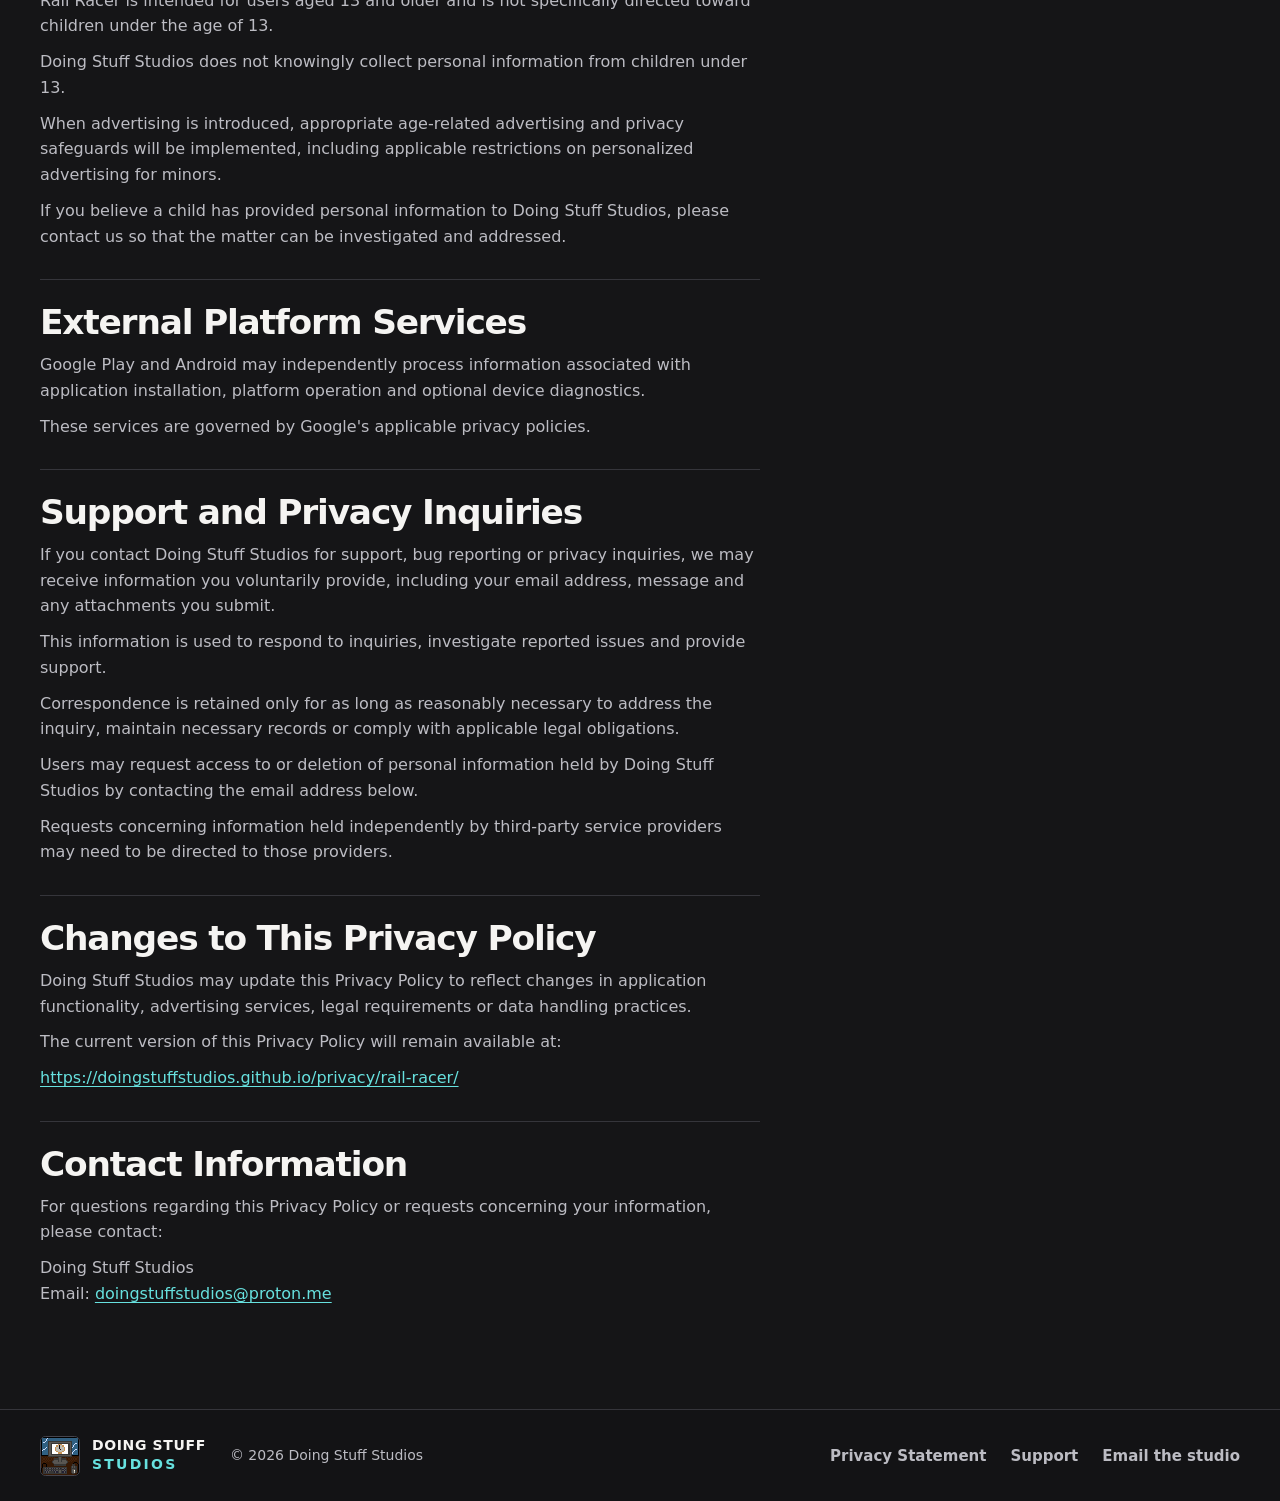
<file: privacy/rail-racer/index.html>
<!doctype html>
<html lang="en">
<head>
  <meta charset="utf-8">
  <meta name="viewport" content="width=device-width, initial-scale=1">
  <meta name="description" content="Learn how Rail Racer handles local game data, support correspondence, and planned advertising.">
  <link rel="canonical" href="https://doingstuffstudios.github.io/privacy/rail-racer/">
  <meta name="theme-color" content="#151517">
  <title>Rail Racer Privacy Policy | Doing Stuff Studios</title>
  <link rel="icon" href="/assets/brand/dss-logo.png" type="image/png">
  <link rel="stylesheet" href="/assets/css/site.css">
  <script src="/assets/js/site.js" defer></script>
</head>
<body>
  <a class="skip-link" href="#main">Skip to content</a>
  <header class="site-header">
    <div class="container header-inner">
      <a class="brand" href="/" aria-label="Doing Stuff Studios home">
        <img src="/assets/brand/dss-logo.png" width="40" height="40" alt="">
        <span class="wordmark">Doing Stuff<span>Studios</span></span>
      </a>
      <button class="menu-toggle" type="button" aria-expanded="false" aria-controls="site-nav" hidden>Menu</button>
      <nav id="site-nav" class="site-nav" aria-label="Main navigation">
        <a href="/">Home</a>
        <a href="/games/">Games</a>
        <a href="/apps-software/">Apps &amp; Software</a>
        <a href="/about/">About</a>
        <a href="/contact/">Contact &amp; Support</a>
      </nav>
    </div>
  </header>
  <main id="main" tabindex="-1" class="container interior">
    <a class="back-link" href="/privacy/">Website privacy statement</a>
    <header class="page-heading">
      <h1>Rail Racer Privacy Policy</h1>
      <p class="lede"><strong>Developer and Publisher:</strong> Doing Stuff Studios</p>
      <p class="policy-date"><strong>Effective Date:</strong> <time datetime="2026-11-24">November 24, 2026</time></p>
    </header>
    <div class="prose policy">
      <section>
        <h2>Introduction</h2>
        <p>Doing Stuff Studios respects your privacy. This Privacy Policy describes how Rail Racer handles information, stores application data, and may utilize third-party advertising services in future versions.</p>
      </section>
      <section>
        <h2>Information Collection</h2>
        <p>The initial ad-free version of Rail Racer does not collect or transmit personal information.</p>
        <p>Rail Racer does not require user registration, account creation or authentication.</p>
        <p>The initial version does not access precise location, contacts, photographs, microphones, cameras or other sensitive device information.</p>
      </section>
      <section>
        <h2>Local Data Storage</h2>
        <p>Rail Racer stores limited information on your device to preserve gameplay records and user preferences.</p>
        <p>This information includes:</p>
        <ul class="text-links">
          <li>Personal-best distance records.</li>
          <li>Music volume settings.</li>
          <li>Sound effect volume settings.</li>
          <li>Selected visual environment or theme.</li>
        </ul>
        <p>This information is stored within the application's private storage and is not transmitted to Doing Stuff Studios.</p>
      </section>
      <section>
        <h2>Advertising and Third-Party Services</h2>
        <p>Rail Racer is intended to be supported by advertising in future versions.</p>
        <p>Future versions may incorporate Google AdMob to display advertisements. When advertising is enabled, Google and applicable advertising partners may collect and process information including:</p>
        <ul class="text-links">
          <li>Advertising and device identifiers.</li>
          <li>IP addresses and approximate geographic location.</li>
          <li>Device and operating system information.</li>
          <li>Application and advertisement interactions.</li>
          <li>Performance and diagnostic information.</li>
        </ul>
        <p>This information may be used for advertising delivery, personalization where permitted, measurement, analytics, security and fraud prevention.</p>
        <p>Non-personalized advertisements may still involve data collection and processing.</p>
        <p>The initial ad-free version does not contain these advertising services. This Privacy Policy will be updated to reflect the actual advertising implementation before an advertising-enabled version is distributed.</p>
        <p>Additional information regarding Google's privacy practices is available at:</p>
        <ul class="text-links">
          <li><a href="https://policies.google.com/privacy">Google Privacy Policy</a></li>
          <li><a href="https://policies.google.com/technologies/partner-sites">How Google uses information from partner sites and apps</a></li>
          <li><a href="https://policies.google.com/technologies/retention">How Google retains data</a></li>
        </ul>
      </section>
      <section>
        <h2>Data Sharing</h2>
        <p>The initial ad-free version of Rail Racer does not transmit user information to Doing Stuff Studios or third-party advertising providers.</p>
        <p>Future advertising-enabled versions may share information with advertising service providers as described in this policy.</p>
      </section>
      <section>
        <h2>Privacy Choices and Advertising Controls</h2>
        <p>When advertising is introduced, applicable privacy and consent mechanisms will be provided in accordance with relevant legal requirements and the application's advertising configuration.</p>
        <p>Users may also manage their advertising identifier and certain advertising preferences through their Android device settings.</p>
        <p>Restricting personalized advertising does not necessarily prevent all advertising-related data processing.</p>
      </section>
      <section>
        <h2>Data Security</h2>
        <p>Rail Racer stores gameplay records and preferences within Android's private application storage, which uses the operating system's application isolation mechanisms.</p>
        <p>While reasonable measures are taken to protect information, no electronic storage or transmission method can be guaranteed to be completely secure.</p>
      </section>
      <section>
        <h2>Data Retention and Deletion</h2>
        <p>Locally stored gameplay records and preferences are retained until replaced or deleted.</p>
        <p>Users may delete this information by:</p>
        <ol class="text-links">
          <li>Opening Android Settings.</li>
          <li>Selecting Apps and then Rail Racer.</li>
          <li>Selecting Storage and clearing application data.</li>
        </ol>
        <p>Uninstalling the application generally removes its local data, although device migration and operating system behavior may affect retention.</p>
        <p>Clearing application data does not necessarily delete information previously processed by third-party services.</p>
      </section>
      <section>
        <h2>Children's and Teenagers' Privacy</h2>
        <p>Rail Racer is intended for users aged 13 and older and is not specifically directed toward children under the age of 13.</p>
        <p>Doing Stuff Studios does not knowingly collect personal information from children under 13.</p>
        <p>When advertising is introduced, appropriate age-related advertising and privacy safeguards will be implemented, including applicable restrictions on personalized advertising for minors.</p>
        <p>If you believe a child has provided personal information to Doing Stuff Studios, please contact us so that the matter can be investigated and addressed.</p>
      </section>
      <section>
        <h2>External Platform Services</h2>
        <p>Google Play and Android may independently process information associated with application installation, platform operation and optional device diagnostics.</p>
        <p>These services are governed by Google's applicable privacy policies.</p>
      </section>
      <section>
        <h2>Support and Privacy Inquiries</h2>
        <p>If you contact Doing Stuff Studios for support, bug reporting or privacy inquiries, we may receive information you voluntarily provide, including your email address, message and any attachments you submit.</p>
        <p>This information is used to respond to inquiries, investigate reported issues and provide support.</p>
        <p>Correspondence is retained only for as long as reasonably necessary to address the inquiry, maintain necessary records or comply with applicable legal obligations.</p>
        <p>Users may request access to or deletion of personal information held by Doing Stuff Studios by contacting the email address below.</p>
        <p>Requests concerning information held independently by third-party service providers may need to be directed to those providers.</p>
      </section>
      <section>
        <h2>Changes to This Privacy Policy</h2>
        <p>Doing Stuff Studios may update this Privacy Policy to reflect changes in application functionality, advertising services, legal requirements or data handling practices.</p>
        <p>The current version of this Privacy Policy will remain available at:</p>
        <p><a href="https://doingstuffstudios.github.io/privacy/rail-racer/">https://doingstuffstudios.github.io/privacy/rail-racer/</a></p>
      </section>
      <section>
        <h2>Contact Information</h2>
        <p>For questions regarding this Privacy Policy or requests concerning your information, please contact:</p>
        <p>Doing Stuff Studios<br>Email: <a href="mailto:doingstuffstudios@proton.me">doingstuffstudios@proton.me</a></p>
      </section>
    </div>
  </main>
  <footer class="site-footer">
    <div class="container footer-inner">
      <div class="footer-brand">
        <a class="brand" href="/" aria-label="Doing Stuff Studios home">
          <img src="/assets/brand/dss-logo.png" width="40" height="40" alt="">
          <span class="wordmark">Doing Stuff<span>Studios</span></span>
        </a>
        <small>&copy; <span data-year>2026</span> Doing Stuff Studios</small>
      </div>
      <nav class="footer-nav" aria-label="Footer">
        <a href="/privacy/">Privacy Statement</a>
        <a href="/contact/">Support</a>
        <a href="mailto:doingstuffstudios@proton.me">Email the studio</a>
      </nav>
    </div>
  </footer>
</body>
</html>
</file>
<file: assets/css/site.css>
:root {
  color-scheme: dark;
  --background: #151517;
  --surface: #1c1c1f;
  --text: #f5f4f2;
  --muted: #bcbcc3;
  --border: #35353b;
  --accent: #67e1df;
  --accent-hover: #a4f2ef;
  --font: system-ui, "Segoe UI", sans-serif;
}

*, *::before, *::after { box-sizing: border-box; }
[hidden] { display: none !important; }

html { scroll-padding-top: 1.5rem; }

body {
  display: flex;
  flex-direction: column;
  min-height: 100vh;
  margin: 0;
  background: var(--background);
  color: var(--text);
  font: 1rem/1.6 var(--font);
}

main { flex: 1; }
img { display: block; max-width: 100%; height: auto; }
a { color: var(--accent); text-underline-offset: 0.2em; }
a:hover { color: var(--accent-hover); }
:focus-visible { outline: 2px solid var(--accent); outline-offset: 5px; }

h1, h2, h3, p, figure { margin: 0; }
h1, h2, h3 { line-height: 1.1; }
h2 { font-size: clamp(1.45rem, 3vw, 2.15rem); letter-spacing: -0.035em; }
h3 { font-size: 1.125rem; }

.container { width: min(100% - 4.5rem, 75rem); margin-inline: auto; }

.skip-link {
  position: fixed;
  z-index: 2;
  inset: 0.75rem auto auto 0.75rem;
  padding: 0.65rem 1rem;
  transform: translateY(-200%);
  background: var(--accent);
  color: var(--background);
  font-weight: 700;
}

.skip-link:focus { transform: none; color: var(--background); }
.site-header, .site-footer { background: #131315; }
.site-header { border-bottom: 1px solid var(--border); }

.header-inner {
  display: flex;
  align-items: center;
  justify-content: space-between;
  min-height: 5rem;
  gap: 1rem;
}

.brand {
  display: inline-flex;
  align-items: center;
  gap: 0.75rem;
  width: fit-content;
  color: var(--text);
  text-decoration: none;
}

.brand img {
  width: 2.5rem;
  height: 2.5rem;
  border: 1px solid #44444d;
  border-radius: 0.35rem;
  image-rendering: pixelated;
}

.wordmark {
  font-size: 0.875rem;
  font-weight: 750;
  line-height: 1.1;
  text-transform: uppercase;
  letter-spacing: 0.045em;
  white-space: nowrap;
}

.wordmark span {
  display: block;
  margin-top: 0.22rem;
  color: var(--accent);
  letter-spacing: 0.16em;
}

.site-nav {
  align-self: stretch;
  display: flex;
  align-items: stretch;
  gap: clamp(1rem, 2.4vw, 2.1rem);
}

.site-nav a, .footer-nav a {
  color: var(--muted);
  text-decoration: none;
  font-size: 0.9375rem;
  font-weight: 550;
}

.site-nav a { display: flex; align-items: center; position: relative; }
.site-nav a:hover, .footer-nav a:hover { color: var(--accent); }
.site-nav a:is([aria-current], .section-current), .footer-nav a[aria-current] { color: var(--text); }

.site-nav a:is([aria-current], .section-current)::after {
  position: absolute;
  inset: auto 0 0;
  height: 2px;
  background: var(--accent);
  content: "";
}

.menu-toggle {
  border: 1px solid var(--border);
  border-radius: 0.35rem;
  padding: 0.55rem 0.85rem;
  background: var(--surface);
  color: var(--text);
  font: 600 0.9375rem/1.35 var(--font);
  cursor: pointer;
}

.menu-toggle[aria-expanded="true"] { border-color: var(--accent); }

.home-hero {
  display: grid;
  grid-template-columns: minmax(0, 0.99fr) minmax(0, 1.01fr);
  align-items: center;
  gap: clamp(1.75rem, 5vw, 5rem);
  padding-block: clamp(3.25rem, 6.2vw, 6rem);
}

.eyebrow {
  display: flex;
  align-items: center;
  gap: 0.65rem;
  margin-bottom: 1.2rem;
  color: var(--accent);
  font-size: 0.875rem;
  font-weight: 700;
  letter-spacing: 0.115em;
  line-height: 1.4;
  text-transform: uppercase;
}

.eyebrow::before {
  width: 0.4rem;
  height: 0.4rem;
  flex: none;
  background: currentColor;
  content: "";
}

.hero-copy h1 {
  font-size: clamp(3.15rem, 7.3vw, 7rem);
  font-weight: 760;
  line-height: 0.97;
  letter-spacing: -0.075em;
}

.hero-period { color: var(--accent); }
.hero-intro { margin-top: 1.45rem; color: var(--muted); font-size: clamp(1.1rem, 1.65vw, 1.32rem); }

.actions { display: flex; flex-wrap: wrap; gap: 0.75rem; }
.hero-copy .actions, .game-heading .actions { margin-top: 2rem; }

.button {
  display: inline-flex;
  align-items: center;
  justify-content: center;
  min-height: 3rem;
  padding: 0.65rem 1.1rem;
  border: 1px solid #51515a;
  border-radius: 0.4rem;
  color: var(--text);
  font-size: 0.9375rem;
  font-weight: 650;
  text-decoration: none;
  transition: background-color 160ms ease, border-color 160ms ease, color 160ms ease;
}

.button:hover { background: var(--surface); border-color: var(--accent); color: var(--accent); }
.button-primary { background: var(--accent); border-color: var(--accent); color: #132323; }
.button-primary:hover { background: var(--accent-hover); border-color: var(--accent-hover); color: #132323; }

.feature-card {
  position: relative;
  display: grid;
  min-height: clamp(22rem, 36vw, 30rem);
  isolation: isolate;
  border: 1px solid #443544;
  border-radius: 0.85rem;
  background: #291335;
}

.feature-card:focus-within { outline: 2px solid var(--accent); outline-offset: 4px; }

.feature-art {
  position: absolute;
  z-index: -1;
  width: 100%;
  height: 100%;
  border-radius: inherit;
  object-fit: cover;
  object-position: 50% 41%;
}

.feature-overlay {
  display: flex;
  flex-direction: column;
  align-items: flex-start;
  justify-content: space-between;
  gap: 5rem;
  padding: clamp(1rem, 2.15vw, 1.65rem);
  border-radius: inherit;
  background: linear-gradient(0deg, rgb(15 10 22 / 97%), rgb(15 10 22 / 63%) 21%, transparent 54%);
}

.feature-label {
  padding: 0.38rem 0.65rem;
  border: 1px solid #776883;
  border-radius: 0.25rem;
  background: #211727;
  color: #fff;
  font-size: 0.875rem;
  font-weight: 650;
}

.feature-caption {
  display: flex;
  align-items: flex-end;
  justify-content: space-between;
  width: 100%;
  gap: 0.8rem;
}

.feature-caption h2 { font-size: clamp(2rem, 4vw, 3.2rem); letter-spacing: -0.055em; }
.feature-caption p { margin-top: 0.35rem; color: #e4dfe8; }
.feature-link { color: #fff; text-decoration: none; }
.feature-link::after { position: absolute; inset: 0; border-radius: 0.85rem; content: ""; }

.feature-cta {
  flex: none;
  padding-bottom: 0.08rem;
  border-bottom: 1px solid currentColor;
  color: #fff;
  font-size: 0.875rem;
  font-weight: 650;
}

.feature-card:is(:hover, :focus-within) .feature-cta { color: var(--accent); }

.home-bottom {
  display: grid;
  grid-template-columns: 1fr 0.95fr;
  align-items: end;
  gap: 1.5rem 3rem;
  padding-block: clamp(2rem, 4vw, 3rem) clamp(3.5rem, 7vw, 6rem);
  border-top: 1px solid var(--border);
}

.home-bottom .eyebrow { margin-bottom: 0.65rem; }
.home-bottom > p { max-width: 30rem; color: var(--muted); font-size: 1.0625rem; }

.interior { padding-block: clamp(2.5rem, 6.5vw, 5.25rem) clamp(3.5rem, 8vw, 7rem); }
.page-heading { max-width: 56rem; margin-bottom: 2rem; }

.page-heading h1 {
  font-size: clamp(2.6rem, 7vw, 5.5rem);
  line-height: 1;
  letter-spacing: -0.065em;
}

.lede { max-width: 41rem; margin-top: 1rem; color: var(--muted); font-size: clamp(1.125rem, 2vw, 1.35rem); }
.back-link { display: inline-flex; align-items: center; min-height: 2rem; margin-bottom: 1.25rem; }

.project-grid, .contact-grid { display: grid; grid-template-columns: repeat(2, minmax(0, 1fr)); gap: 1rem; }

.project-card, .status-card {
  border: 1px solid var(--border);
  border-radius: 0.65rem;
  background: var(--surface);
}

.project-card {
  display: grid;
  grid-template-columns: minmax(0, 10rem) minmax(0, 1fr);
  align-items: start;
  gap: 1.35rem;
  padding: clamp(1rem, 2vw, 1.5rem);
}

.project-card-text { grid-template-columns: minmax(0, 1fr); }
.project-image { width: 100%; border-radius: 0.45rem; }
.project-copy p, .status-card p, .content-section p, .policy p { margin-top: 0.65rem; color: var(--muted); }
.project-copy .button { margin-top: 1.15rem; }

.game-heading {
  display: grid;
  grid-template-columns: minmax(0, 1fr) minmax(10rem, 19rem);
  align-items: center;
  gap: clamp(1.5rem, 6vw, 5rem);
  padding-bottom: 0.5rem;
}

.game-heading .page-heading { margin: 0; }
.game-heading img { border-radius: 0.8rem; }
.content-section { margin-top: 2.5rem; padding-top: 1.75rem; border-top: 1px solid var(--border); }

.media-grid {
  display: grid;
  grid-template-columns: repeat(3, minmax(0, 1fr));
  align-items: start;
  max-width: 62rem;
  gap: 1.25rem;
  margin-top: 1.25rem;
}

.media-grid figure a {
  display: grid;
  place-items: center;
  aspect-ratio: 3 / 4;
  overflow: hidden;
  border: 1px solid var(--border);
  border-radius: 0.65rem;
  background: var(--surface);
}

.media-grid figure a:hover { border-color: var(--accent); }
.media-grid img { width: 100%; height: 100%; min-height: 0; object-fit: contain; }
.media-grid figcaption { margin-top: 0.6rem; color: var(--muted); font-size: 0.9375rem; }
.status-card { padding: clamp(1rem, 2.4vw, 1.65rem); }
.status-card:target { border-color: var(--accent); }
.game-resources { display: grid; grid-template-columns: repeat(2, minmax(0, 1fr)); gap: 1.5rem; }
.text-links { margin: 0.65rem 0 0; padding-left: 1.2rem; }
.text-links li + li { margin-top: 0.3rem; }

.prose { max-width: 45rem; }
.policy-date { margin-top: 0.5rem; color: var(--muted); }
.policy a, .game-resources code { overflow-wrap: anywhere; }
.policy section + section { margin-top: 1.85rem; padding-top: 1.5rem; border-top: 1px solid var(--border); }

.site-footer { border-top: 1px solid var(--border); }

.footer-inner {
  display: flex;
  align-items: center;
  justify-content: space-between;
  gap: 1.25rem 2rem;
  padding-block: 1.6rem;
}

.footer-brand { display: flex; flex-wrap: wrap; align-items: center; gap: 0.75rem 1.5rem; }
.footer-brand small { color: var(--muted); font-size: 0.875rem; }
.footer-nav { display: flex; flex-wrap: wrap; gap: 0.65rem 1.5rem; }
.footer-nav a { display: inline-flex; align-items: center; min-height: 2rem; }

@media (max-width: 900px) {
  .container { width: calc(100% - 3rem); }
  .project-card { grid-template-columns: minmax(0, 1fr); }
  .project-image { width: min(100%, 10rem); }
}

@media (max-width: 740px) {
  .header-inner { flex-wrap: wrap; min-height: 4.4rem; gap: 0; padding-block: 0.75rem; }
  .site-nav { flex: 1 0 100%; flex-direction: column; gap: 0; padding-top: 0.75rem; }
  .site-nav a { min-height: 2.8rem; padding-inline: 0.8rem; border-top: 1px solid var(--border); }
  .site-nav a:is([aria-current], .section-current)::after { inset: 0.6rem auto 0.6rem 0; width: 2px; height: auto; }
  .home-hero { grid-template-columns: minmax(0, 1fr); }
  .hero-copy h1 { font-size: clamp(3.35rem, 11vw, 5.5rem); }
  .feature-card { min-height: clamp(21rem, 72vw, 28rem); }
  .home-bottom { grid-template-columns: 1fr; gap: 0.8rem; }
}

@media (max-width: 560px) {
  .container { width: calc(100% - 2.25rem); }
  .feature-overlay { padding: 0.9rem; }
  .feature-caption { flex-wrap: wrap; }
  .feature-caption p { font-size: 0.9375rem; }
  .project-grid, .contact-grid, .game-heading, .game-resources { grid-template-columns: minmax(0, 1fr); }
  .game-heading img { max-width: 12rem; }
  .media-grid { grid-template-columns: repeat(2, minmax(0, 1fr)); gap: 0.9rem; }
  .footer-inner, .footer-brand { flex-direction: column; align-items: flex-start; }
}

@media (prefers-reduced-motion: reduce) {
  .button { transition: none; }
}
</file>
